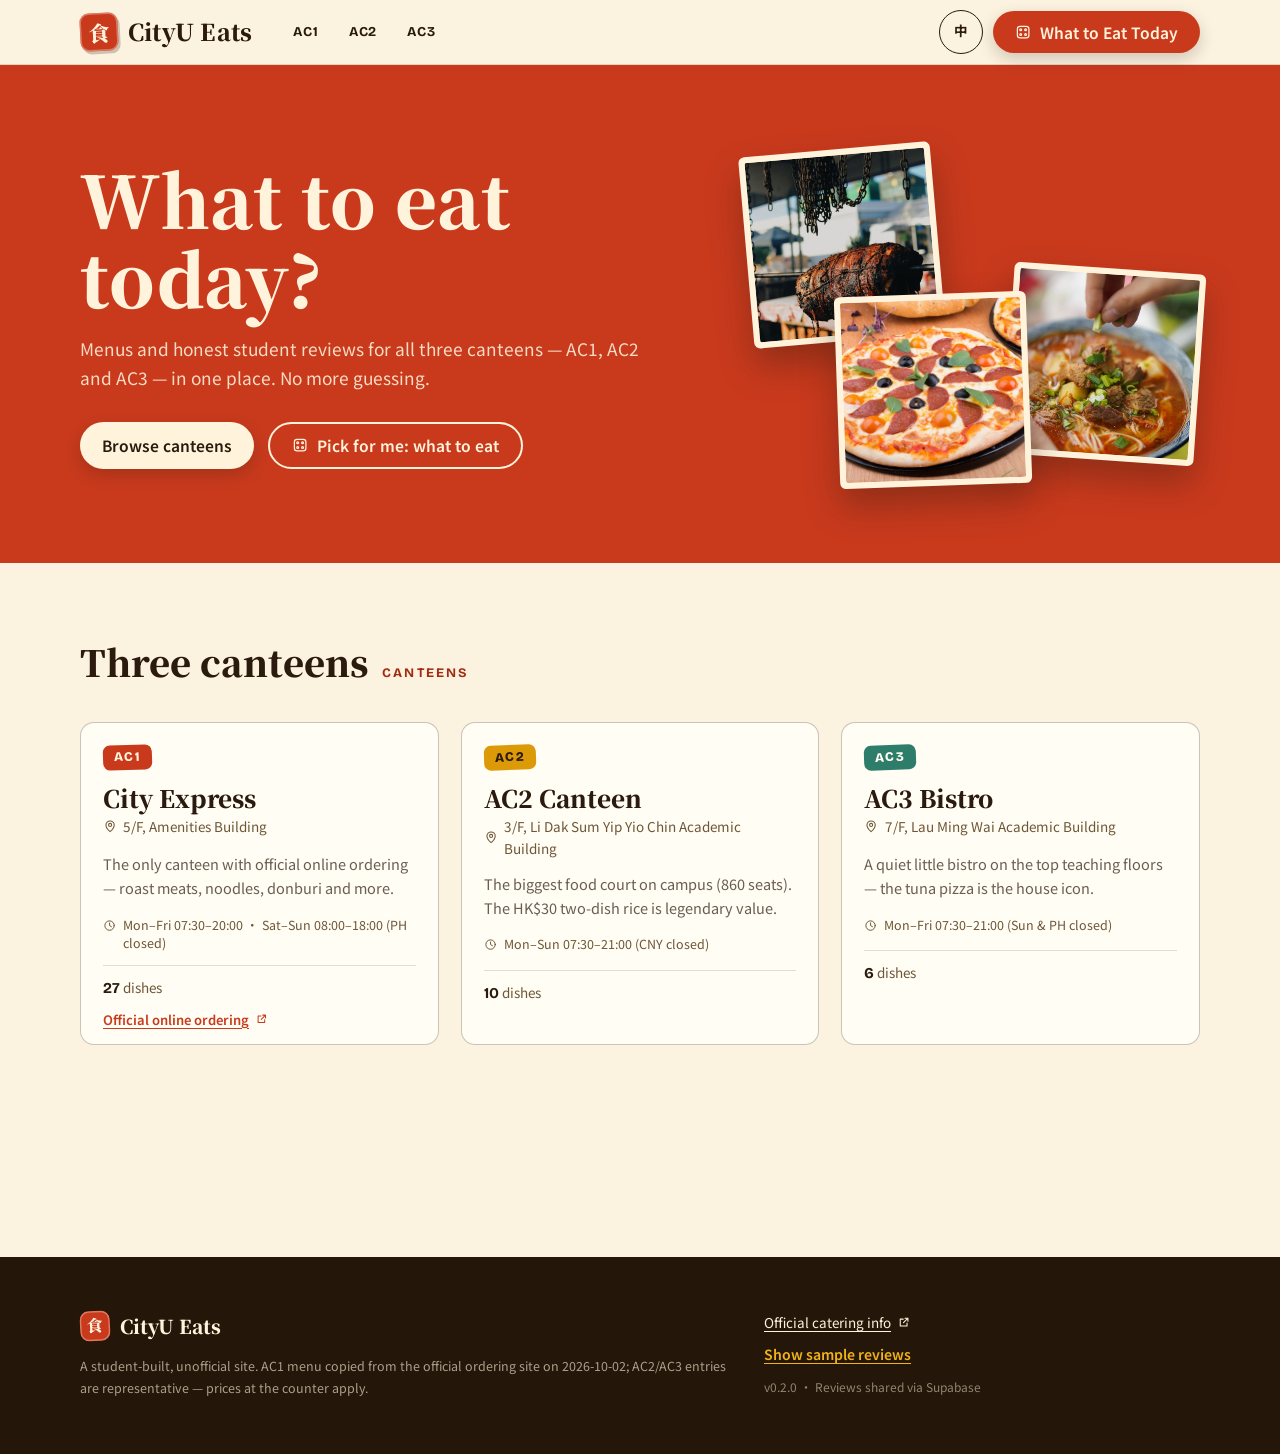
<file: app/index.html>
<!doctype html>
<html lang="zh-Hant">
<head>
  <meta charset="utf-8">
  <meta name="viewport" content="width=device-width, initial-scale=1">
  <title>城大搵食指南 CityU Eats — 三個飯堂菜單與真實評價</title>
  <meta name="description" content="CityU HK 三個飯堂（AC1 城大食坊、AC2 Canteen、AC3 Bistro）嘅菜單、評分與必食／避雷評價，一站式搵食指南。Menus and honest reviews for all three CityU canteens.">
  <link rel="icon" href="data:image/svg+xml,%3Csvg xmlns='http://www.w3.org/2000/svg' viewBox='0 0 64 64'%3E%3Crect width='64' height='64' rx='13' fill='%23C93A1D'/%3E%3Ctext x='32' y='46' font-size='38' text-anchor='middle' fill='%23FFF3DC' font-family='serif' font-weight='900'%3E%E9%A3%9F%3C/text%3E%3C/svg%3E">
  <link rel="preconnect" href="https://fonts.googleapis.com">
  <link rel="preconnect" href="https://fonts.gstatic.com" crossorigin>
  <link href="https://fonts.googleapis.com/css2?family=Bricolage+Grotesque:opsz,wght@12..96,600;12..96,700;12..96,800&family=Noto+Sans+TC:wght@400;500;700&family=Noto+Serif+TC:wght@700;900&display=swap" rel="stylesheet">
  <link rel="stylesheet" href="css/style.css">
</head>
<body>
  <a class="skip-link" href="#app">跳到內容 Skip to content</a>
  <header id="site-header" class="site-header"></header>
  <main id="app" tabindex="-1"></main>
  <div id="modal-root"></div>
  <script src="js/config.js"></script>
  <script src="js/menu-data.js"></script>
  <script src="js/i18n.js"></script>
  <script src="js/reviews.js"></script>
  <script src="js/app.js"></script>
</body>
</html>
</file>
<file: app/css/style.css>
/* ═══════════════════════════════════════════════════════════
   城大搵食指南 CityU Eats — 溫暖食誌設計系統
   奶油紙底 × 豉油墨 × 叉燒紅 × 蛋黃 × 瓷磚綠
   字體：Noto Serif TC 900（標題）· Noto Sans TC（內文）· Bricolage Grotesque（英文／數字）
   ═══════════════════════════════════════════════════════════ */

:root {
  --paper: #FBF2DF;
  --paper-2: #F5E8CC;
  --card: #FFFDF4;
  --ink: #2B1A0E;
  --ink-70: rgba(43, 26, 14, 0.7);
  --ink-55: rgba(43, 26, 14, 0.55);
  --ink-25: rgba(43, 26, 14, 0.25);
  --ink-14: rgba(43, 26, 14, 0.14);
  --muted: #6E5637;
  --red: #C93A1D;
  --red-deep: #A32B12;
  --red-tint: #F7DFD3;
  --butter: #FFF3DC;
  --yolk: #F2B21B;
  --yolk-deep: #C8880A;
  --mint: #2E7D6B;
  --mint-deep: #1F5C4D;
  --dark: #241608;
  --dark-2: #32200F;

  --font-display: 'Noto Serif TC', 'Songti TC', serif;
  --font-body: 'Noto Sans TC', 'PingFang TC', system-ui, sans-serif;
  --font-en: 'Bricolage Grotesque', 'Noto Sans TC', sans-serif;

  --shadow-soft: 0 14px 30px rgba(43, 26, 14, 0.13);
  --shadow-lift: 0 8px 18px rgba(43, 26, 14, 0.10);
  --radius: 14px;
  --header-h: 64px;

  /* 飯堂主色 */
  --ac1: #C93A1D;        --ac1-ink: #7E2410;   --ac1-tint: #F9E2D2;  --ac1-text: #FFF3DC;
  --ac2: #DD9A08;        --ac2-ink: #6F4A00;   --ac2-tint: #FBF0CE;  --ac2-text: #2B1A0E;
  --ac3: #2E7D6B;        --ac3-ink: #1E5749;   --ac3-tint: #DFEEE6;  --ac3-text: #FFFDF4;
}

* { box-sizing: border-box; }
html { scroll-behavior: smooth; }
body {
  margin: 0;
  background: var(--paper);
  color: var(--ink);
  font: 400 16px/1.65 var(--font-body);
  -webkit-font-smoothing: antialiased;
}
body.modal-open { overflow: hidden; }

::selection { background: var(--yolk); color: var(--ink); }
:focus-visible { outline: 2.5px solid var(--red); outline-offset: 2.5px; border-radius: 4px; }

img { display: block; max-width: 100%; }
h1, h2, h3, p, ul, ol, figure { margin: 0; }
ul, ol { padding: 0; list-style: none; }
button { font: inherit; color: inherit; background: none; border: none; cursor: pointer; padding: 0; }
a { color: inherit; }

.wrap { max-width: 1200px; margin-inline: auto; padding-inline: clamp(18px, 4vw, 40px); }
.section { padding-block: clamp(44px, 7vw, 76px) clamp(20px, 3vw, 32px); }

.skip-link {
  position: absolute; left: -999px; top: 8px; z-index: 100;
  background: var(--ink); color: var(--butter); padding: 10px 16px; border-radius: 8px;
}
.skip-link:focus { left: 8px; }

/* ── 圖標 ── */
.icn { width: 1.05em; height: 1.05em; fill: none; stroke: currentColor; stroke-width: 1.8; stroke-linecap: round; stroke-linejoin: round; flex: none; }
.icn-fill { fill: currentColor; stroke: none; }

/* ═══ 頁首 ═══ */
.site-header {
  position: sticky; top: 0; z-index: 50;
  background: var(--paper);
  border-bottom: 1.5px solid var(--ink-14);
}
.header-row { display: flex; align-items: center; gap: 22px; height: var(--header-h); }
.masthead { display: inline-flex; align-items: center; gap: 10px; text-decoration: none; }
.seal {
  display: inline-grid; place-items: center;
  width: 38px; height: 38px; border-radius: 9px;
  background: var(--red); color: var(--butter);
  font: 900 21px/1 var(--font-display);
  box-shadow: inset 0 0 0 1.5px rgba(255, 243, 220, 0.35), 2px 3px 0 rgba(43, 26, 14, 0.22);
  transform: rotate(-3deg);
}
.seal-sm { width: 30px; height: 30px; font-size: 16px; }
.masthead-name { font: 900 23px/1.2 var(--font-display); letter-spacing: 0.01em; }
.header-nav { display: flex; gap: 4px; margin-left: 6px; }
.header-link {
  font: 700 13.5px/1 var(--font-en); letter-spacing: 0.06em;
  padding: 12px 12px; border-radius: 999px; text-decoration: none;
  border: 1.5px solid transparent;
  transition: border-color .18s ease, background .18s ease;
}
.header-link:hover { border-color: var(--ink-25); background: var(--card); }
.header-actions { margin-left: auto; display: flex; align-items: center; gap: 10px; }
.lang-btn {
  min-width: 44px; height: 44px; border-radius: 999px;
  border: 1.7px solid var(--ink);
  font: 700 13.5px/1 var(--font-en);
  display: inline-grid; place-items: center;
  transition: background .18s ease, color .18s ease, transform .18s ease;
}
.lang-btn:hover { background: var(--ink); color: var(--paper); transform: rotate(-4deg); }

/* ═══ 按鈕 ═══ */
.btn {
  display: inline-flex; align-items: center; gap: 9px;
  padding: 12px 22px; border-radius: 999px;
  font: 600 15.5px/1.2 var(--font-body); text-decoration: none;
  transition: transform .18s cubic-bezier(.16,1,.3,1), box-shadow .18s ease, background .18s ease;
}
.btn:hover { transform: translateY(-2px); }
.btn:active { transform: translateY(0); }
.btn-red { background: var(--red); color: var(--butter); box-shadow: 0 6px 16px rgba(43, 26, 14, 0.20); }
.btn-red:hover { background: var(--red-deep); box-shadow: 0 8px 20px rgba(43, 26, 14, 0.24); }
.btn-red:disabled { opacity: .55; cursor: wait; transform: none; }
.btn-butter { background: var(--butter); color: var(--ink); box-shadow: 0 6px 16px rgba(43, 26, 14, 0.22); }
.btn-butter:hover { box-shadow: 0 8px 20px rgba(43, 26, 14, 0.26); }
.btn-ghost-butter { background: transparent; color: var(--butter); border: 2px solid var(--butter); }
.btn-ghost-butter:hover { background: rgba(255, 243, 220, 0.12); }
.linklike {
  display: inline-flex; align-items: center; gap: 6px;
  font: 600 14px/1.4 var(--font-body); color: var(--red-deep);
  text-decoration: underline; text-underline-offset: 3px;
}
.linklike:hover { color: var(--red); }

/* ═══ Hero ═══ */
.hero { background: var(--red); color: var(--butter); overflow: hidden; }
.hero-grid {
  display: grid; grid-template-columns: 1.15fr 0.85fr; gap: clamp(24px, 4vw, 56px);
  align-items: center; padding-block: clamp(48px, 7vw, 84px);
}
.hero-title {
  font: 900 clamp(42px, 5.6vw, 76px)/1.1 var(--font-display);
  letter-spacing: 0.005em;
}
.hero-sub { margin-top: 18px; font-size: clamp(15.5px, 1.35vw, 17.5px); max-width: 34em; color: rgba(255, 243, 220, 0.88); }
.hero-actions { margin-top: 30px; display: flex; flex-wrap: wrap; gap: 14px; }

.hero-photos { position: relative; min-height: 330px; }
.hero-photo {
  position: absolute; width: clamp(150px, 15vw, 210px); aspect-ratio: 1;
  border: 6px solid var(--butter); border-radius: 6px;
  box-shadow: 0 18px 34px rgba(43, 26, 14, 0.35);
  background: var(--butter);
}
.hero-photo img { width: 100%; height: 100%; object-fit: cover; border-radius: 2px; }
.hero-photo-a { top: 0; left: 0; transform: rotate(-5deg); z-index: 1; }
.hero-photo-b { top: 36%; right: 0; transform: rotate(4deg); z-index: 2; }
.hero-photo-c { bottom: -2%; left: 20%; transform: rotate(-2deg); z-index: 3; }
.hero-stamp {
  position: absolute; top: -4px; right: 2%; z-index: 4;
  font-size: 17px; transform: rotate(9deg);
  color: var(--butter); border-color: var(--butter); background: transparent;
}

/* ═══ 判定印章 ═══ */
.stamp {
  display: inline-flex; align-items: center; gap: 5px;
  padding: 4px 11px; border-radius: 8px;
  border: 2.2px solid currentColor;
  font: 700 13px/1.3 var(--font-body); letter-spacing: 0.08em;
  transform: rotate(-2.5deg);
  white-space: nowrap;
}
.stamp-sm { padding: 2.5px 8px; font-size: 11.5px; border-width: 1.8px; }
.stamp-must { color: var(--red); background: rgba(201, 58, 29, 0.07); box-shadow: inset 0 0 0 1px rgba(201, 58, 29, 0.28); }
.stamp-ok { color: var(--muted); background: rgba(110, 86, 55, 0.07); }
.stamp-avoid { color: var(--ink); background: rgba(43, 26, 14, 0.07); box-shadow: inset 0 0 0 1px rgba(43, 26, 14, 0.3); }

/* ═══ 價錢貼紙 ═══ */
.price-tag {
  position: absolute; top: 10px; right: 10px; z-index: 2;
  background: var(--yolk); color: var(--ink);
  font: 700 14px/1 var(--font-en); font-variant-numeric: tabular-nums;
  padding: 6px 11px; border-radius: 999px;
  transform: rotate(3deg);
  box-shadow: 1.5px 2.5px 0 rgba(43, 26, 14, 0.25);
}

/* ═══ 區塊標題 ═══ */
.section-head { margin-bottom: clamp(24px, 3.5vw, 38px); }
.section-title {
  font: 900 clamp(26px, 3vw, 36px)/1.25 var(--font-display);
  display: flex; align-items: baseline; gap: 14px; flex-wrap: wrap;
}
.section-en { font: 700 13px/1 var(--font-en); letter-spacing: 0.17em; color: var(--red-deep); }
.section-sub { margin-top: 8px; color: var(--muted); font-size: 15px; max-width: 44em; }

/* ═══ 飯堂卡 ═══ */
.canteen-grid { display: grid; grid-template-columns: repeat(3, 1fr); gap: clamp(14px, 2vw, 22px); }
.canteen-card {
  --cc: var(--red); --cc-text: var(--butter); --cc-tint: var(--red-tint);
  display: flex; flex-direction: column; gap: 12px;
  background: var(--card);
  border: 1.5px solid var(--ink-25);
  border-radius: var(--radius);
  padding: 22px 22px 18px;
  text-decoration: none;
  position: relative;
  transition: transform .22s cubic-bezier(.16,1,.3,1), box-shadow .22s ease, border-color .22s ease;
}
.canteen-ac1 { --cc: var(--ac1); --cc-text: var(--ac1-text); --cc-tint: var(--ac1-tint); }
.canteen-ac2 { --cc: var(--ac2); --cc-text: var(--ac2-text); --cc-tint: var(--ac2-tint); }
.canteen-ac3 { --cc: var(--ac3); --cc-text: var(--ac3-text); --cc-tint: var(--ac3-tint); }
.canteen-card:hover { transform: translateY(-4px); box-shadow: var(--shadow-soft); border-color: var(--cc); }
.canteen-card-code {
  align-self: flex-start;
  background: var(--cc); color: var(--cc-text);
  font: 800 13px/1 var(--font-en); letter-spacing: 0.1em;
  padding: 6px 11px; border-radius: 7px;
  transform: rotate(-2deg);
}
.canteen-card-name { font: 900 24px/1.3 var(--font-display); }
.canteen-card-bldg { display: inline-flex; align-items: center; gap: 6px; color: var(--muted); font-size: 13.5px; margin-top: 2px; }
.canteen-card-fact { color: var(--ink-70); font-size: 14.5px; min-height: 3.2em; }
.canteen-card-hours { display: inline-flex; gap: 7px; align-items: flex-start; color: var(--muted); font-size: 12.5px; line-height: 1.5; }
.canteen-card-hours .icn { margin-top: 3px; }
.canteen-card-stats { display: flex; align-items: center; gap: 14px; padding-top: 10px; border-top: 1.5px solid var(--ink-14); font-size: 13.5px; color: var(--muted); }
.canteen-card-stats b { color: var(--ink); font: 700 15px/1 var(--font-en); }
.canteen-card-order {
  display: inline-flex; align-items: center; gap: 6px; align-self: flex-start;
  font: 600 13px/1 var(--font-body); color: var(--cc-ink, var(--cc));
  margin-top: 2px; text-decoration: underline; text-underline-offset: 3px;
}

/* ═══ 星級 ═══ */
.stars { position: relative; display: inline-flex; line-height: 0; }
.stars-row { display: inline-flex; gap: 1.5px; color: #E3D3B4; }
.stars-fill { position: absolute; inset: 0; overflow: hidden; white-space: nowrap; }
.stars-fill .stars-row { color: var(--yolk-deep); }
.stars .icn { width: 14.5px; height: 14.5px; }
.rating-line { display: inline-flex; align-items: center; gap: 7px; font-size: 13.5px; color: var(--muted); flex-wrap: wrap; }
.rating-line .avg { font: 700 15px/1 var(--font-en); color: var(--ink); }
.rating-line.muted { font-size: 13px; }

/* ═══ 菜品卡 ═══ */
.h-scroll {
  display: grid; grid-auto-flow: column; grid-auto-columns: minmax(225px, 240px);
  gap: 18px; overflow-x: auto; padding: 6px 4px 22px;
  scroll-snap-type: x proximity;
}
.h-scroll::-webkit-scrollbar { height: 10px; }
.h-scroll::-webkit-scrollbar-thumb { background: var(--ink-25); border-radius: 999px; border: 2.5px solid var(--paper); }
.h-scroll .dish-card { scroll-snap-align: start; height: 100%; }

.dish-grid { display: grid; grid-template-columns: repeat(3, 1fr); gap: clamp(14px, 2vw, 20px); }
.dish-card {
  display: flex; flex-direction: column; text-align: left;
  background: var(--card);
  border: 1.5px solid var(--ink-25);
  border-radius: var(--radius);
  overflow: hidden;
  transition: transform .22s cubic-bezier(.16,1,.3,1), box-shadow .22s ease, border-color .22s ease;
}
.dish-card:hover { transform: translateY(-4px) rotate(-0.4deg); box-shadow: var(--shadow-soft); border-color: var(--ink-55); }
.dish-card-media { position: relative; display: block; flex: none; min-height: 0; aspect-ratio: 4 / 3; background: var(--paper-2); overflow: hidden; }
.dish-card-img, .dish-ph { width: 100%; height: 100%; object-fit: cover; }
.dish-ph { display: flex; flex-direction: column; align-items: center; justify-content: center; gap: 6px; }
.dish-ph-glyph { font: 900 46px/1 var(--font-display); opacity: 0.85; }
.dish-ph-cat { font: 700 11px/1 var(--font-en); letter-spacing: 0.12em; text-transform: uppercase; opacity: 0.7; }
.dish-ph-rice     { background: #F5E3C3; color: #8A5A16; }
.dish-ph-noodle   { background: #F0DFCC; color: #92491F; }
.dish-ph-japanese { background: #DFEDE4; color: #2E6B4F; }
.dish-ph-asian    { background: #EEF0D8; color: #6B7223; }
.dish-ph-western  { background: #F6E3DA; color: #A44A2E; }
.dish-ph-snack    { background: #FAEBD2; color: #9A6A1F; }
.dish-ph-drinks   { background: #EFE7F2; color: #6F5580; }
.sig-flag {
  position: absolute; top: 10px; left: 10px; z-index: 2;
  background: var(--red); color: var(--butter);
  font: 700 11px/1 var(--font-body); letter-spacing: 0.1em;
  padding: 5px 9px; border-radius: 6px; transform: rotate(-3deg);
}
.dish-card-body { display: flex; flex-direction: column; gap: 4px; padding: 13px 15px 15px; }
.dish-card-name { font: 700 15.5px/1.4 var(--font-body); }
.dish-card-en { font: 500 12px/1.4 var(--font-en); color: var(--muted); }
.dish-card-body .stamp { align-self: flex-start; margin-top: 5px; }

/* ═══ 避雷榜 ═══ */
.avoid-band { background: var(--dark); color: var(--butter); margin-top: clamp(36px, 5vw, 64px); padding-block: clamp(44px, 6vw, 72px) clamp(48px, 6vw, 72px); }
.avoid-band .section-title { color: var(--butter); }
.avoid-band .section-en { color: #FF7A50; }
.avoid-band .section-sub { color: rgba(255, 243, 220, 0.68); }
.avoid-list { counter-reset: avoid; display: flex; flex-direction: column; }
.avoid-row {
  display: flex; align-items: center; gap: clamp(14px, 2.5vw, 28px);
  padding: 17px 6px;
  border-bottom: 1px solid rgba(255, 243, 220, 0.16);
}
.avoid-row:first-child { border-top: 1px solid rgba(255, 243, 220, 0.16); }
.avoid-rank {
  font: 800 clamp(26px, 3vw, 36px)/1 var(--font-en);
  color: #FF6B3D; min-width: 1.4em; font-variant-numeric: tabular-nums;
}
.avoid-dish { flex: 1; text-align: left; display: flex; flex-direction: column; gap: 3px; min-width: 0; }
.avoid-dish:hover .avoid-dish-name { text-decoration: underline; text-underline-offset: 4px; text-decoration-color: #FF6B3D; }
.avoid-dish-name { font: 700 17px/1.4 var(--font-body); color: var(--butter); }
.avoid-dish-en { font: 500 12px/1.4 var(--font-en); color: rgba(255, 243, 220, 0.55); margin-left: 10px; }
.avoid-dish-meta { font-size: 12.5px; color: rgba(255, 243, 220, 0.55); font-variant-numeric: tabular-nums; }
.avoid-votes { display: inline-flex; align-items: baseline; gap: 6px; white-space: nowrap; color: var(--yolk); }
.avoid-votes .icn { width: 17px; height: 17px; align-self: center; }
.avoid-votes b { font: 800 22px/1 var(--font-en); font-variant-numeric: tabular-nums; }
.avoid-votes i { font-style: normal; font-size: 12.5px; color: rgba(255, 243, 220, 0.6); }

/* ═══ 評論牆 ═══ */
.review-wall { display: grid; grid-template-columns: repeat(3, 1fr); gap: clamp(14px, 2vw, 20px); }
.quote-card {
  position: relative; text-align: left;
  background: var(--card);
  border: 1.5px solid var(--ink-25);
  border-radius: var(--radius);
  padding: 20px 20px 16px;
  display: flex; flex-direction: column; gap: 10px;
  transition: transform .22s cubic-bezier(.16,1,.3,1), box-shadow .22s ease;
}
.quote-card:hover { transform: translateY(-3px); box-shadow: var(--shadow-lift); }
.quote-mark { position: absolute; top: 6px; right: 16px; font: 900 44px/1 var(--font-display); color: var(--red-tint); }
.quote-text { font-size: 14.5px; line-height: 1.75; display: -webkit-box; -webkit-line-clamp: 3; -webkit-box-orient: vertical; overflow: hidden; }
.quote-meta { display: flex; align-items: center; gap: 9px; flex-wrap: wrap; font-size: 12.5px; color: var(--muted); margin-top: auto; padding-top: 8px; border-top: 1.5px solid var(--ink-14); }
.quote-stars .icn { width: 12.5px; height: 12.5px; }
.quote-dish { font-weight: 700; color: var(--red-deep); }
.quote-canteen { font: 700 11px/1 var(--font-en); letter-spacing: 0.08em; border: 1.3px solid var(--ink-25); padding: 3px 6px; border-radius: 5px; }
.quote-nick { margin-left: auto; }
.sample-flag {
  font: 600 11px/1.4 var(--font-body);
  color: var(--muted);
  border: 1.3px dashed var(--ink-25);
  border-radius: 5px; padding: 2px 7px;
}

/* ═══ 飯堂頁 ═══ */
.canteen-band { border-bottom: 1.5px solid var(--ink-14); }
.canteen-band-ac1 { background: linear-gradient(0deg, var(--ac1-tint), var(--ac1-tint)); }
.canteen-band-ac2 { background: linear-gradient(0deg, var(--ac2-tint), var(--ac2-tint)); }
.canteen-band-ac3 { background: linear-gradient(0deg, var(--ac3-tint), var(--ac3-tint)); }
.canteen-band .wrap { padding-block: clamp(30px, 4.5vw, 52px); }
.crumb { display: inline-flex; align-items: center; gap: 6px; font: 600 13.5px/1 var(--font-body); color: var(--muted); text-decoration: none; margin-bottom: 20px; }
.crumb:hover { color: var(--ink); }
.canteen-band-grid { display: grid; grid-template-columns: 1.15fr 0.85fr; gap: clamp(20px, 4vw, 52px); align-items: center; }
.canteen-code {
  display: inline-block; background: var(--ink); color: var(--butter);
  font: 800 13px/1 var(--font-en); letter-spacing: 0.1em;
  padding: 6px 11px; border-radius: 7px; transform: rotate(-2deg);
  margin-bottom: 14px;
}
.canteen-band-ac1 .canteen-code { background: var(--ac1); }
.canteen-band-ac2 .canteen-code { background: var(--ac2); color: var(--ac2-text); }
.canteen-band-ac3 .canteen-code { background: var(--ac3); }
.canteen-name { font: 900 clamp(32px, 4vw, 46px)/1.2 var(--font-display); }
.canteen-bldg { display: flex; align-items: center; gap: 7px; margin-top: 10px; color: var(--ink-70); font-size: 15px; }
.canteen-hours { display: flex; align-items: flex-start; gap: 7px; margin-top: 6px; color: var(--muted); font-size: 13.5px; }
.canteen-hours .icn, .canteen-bldg .icn { margin-top: 4px; flex: none; }
.order-link {
  display: inline-flex; align-items: center; gap: 7px; margin-top: 16px;
  font: 600 14px/1 var(--font-body); color: var(--red-deep);
  text-decoration: underline; text-underline-offset: 3px;
}
.canteen-band-photo {
  aspect-ratio: 4 / 3; border-radius: var(--radius); overflow: hidden;
  border: 1.5px solid var(--ink-25);
  box-shadow: var(--shadow-lift);
}
.canteen-band-photo img { width: 100%; height: 100%; object-fit: cover; }
.canteen-band-photo-ph {
  display: grid; place-items: center;
  background: var(--paper-2);
  font: 900 64px/1 var(--font-display);
  color: var(--ink-25);
}

/* ═══ 篩選列 ═══ */
.filter-bar {
  position: sticky; top: var(--header-h); z-index: 40;
  background: var(--paper);
  border-bottom: 1.5px solid var(--ink-14);
  padding-block: 12px;
}
.filter-bar-row { display: flex; align-items: center; gap: 16px; }
.chips { display: flex; gap: 8px; overflow-x: auto; padding: 4px 2px; scrollbar-width: none; flex: 1; }
.chips::-webkit-scrollbar { display: none; }
.chip {
  display: inline-flex; align-items: center; gap: 6px;
  border: 1.5px solid var(--ink-25); border-radius: 999px;
  min-height: 44px; padding: 10px 16px;
  font: 600 13.5px/1.2 var(--font-body);
  white-space: nowrap;
  transition: background .16s ease, color .16s ease, border-color .16s ease, transform .16s ease;
}
.chip i { font: 600 11.5px/1 var(--font-en); font-style: normal; color: var(--muted); }
.chip:hover { border-color: var(--ink); transform: translateY(-1px); }
.chip-on { background: var(--ink); border-color: var(--ink); color: var(--paper); }
.chip-on i { color: var(--yolk); }
.sort-box { display: inline-flex; align-items: center; gap: 8px; font-size: 13px; color: var(--muted); flex: none; }
.sort-box select {
  font: 600 13.5px/1.2 var(--font-body); color: var(--ink);
  background: var(--card); border: 1.5px solid var(--ink-25); border-radius: 999px;
  padding: 8px 12px; cursor: pointer;
}

/* ═══ 分類組 ═══ */
.cat-group { margin-bottom: clamp(30px, 4vw, 44px); }
.cat-head {
  font: 900 22px/1.3 var(--font-display);
  display: flex; align-items: baseline; gap: 12px;
  margin-bottom: 16px;
}
.cat-head-en { font: 700 12px/1 var(--font-en); letter-spacing: 0.16em; color: var(--red-deep); }
.cat-head i { font: 600 13px/1 var(--font-en); font-style: normal; color: var(--muted); }
.empty-note { color: var(--muted); padding: 30px 0 60px; }

/* ═══ 頁尾 ═══ */
.footer { background: var(--dark); color: var(--butter); margin-top: clamp(40px, 6vw, 72px); }
.footer-grid {
  display: grid; grid-template-columns: 1.2fr 0.8fr; gap: 30px;
  padding-block: clamp(34px, 5vw, 54px);
}
.footer-brand { display: flex; align-items: center; gap: 10px; font: 900 19px/1.2 var(--font-display); }
.footer-note { margin-top: 14px; font-size: 12.5px; line-height: 1.8; color: rgba(255, 243, 220, 0.62); max-width: 52em; }
.footer-links { display: flex; flex-direction: column; align-items: flex-start; gap: 12px; font-size: 13.5px; }
.footer-links a { color: var(--butter); text-decoration: underline; text-underline-offset: 3px; display: inline-flex; align-items: center; gap: 6px; }
.footer-links .linklike { color: var(--yolk); background: none; }
.footer-storage { font-size: 12px; color: rgba(255, 243, 220, 0.5); }

/* ═══ Modal ═══ */
.overlay { position: fixed; inset: 0; background: rgba(30, 17, 6, 0.58); z-index: 90; }
.modal {
  position: fixed; z-index: 95;
  left: 50%; top: 50%; transform: translate(-50%, -50%);
  width: min(880px, calc(100vw - 28px));
  max-height: min(88vh, 940px); overflow-y: auto;
  background: var(--card);
  border: 1.5px solid var(--ink-25);
  border-radius: 18px;
  padding: clamp(20px, 3.5vw, 32px);
  overscroll-behavior: contain;
}
.modal-close {
  position: sticky; top: 0; float: right;
  width: 44px; height: 44px; border-radius: 999px;
  display: grid; place-items: center;
  background: var(--paper-2); border: 1.5px solid var(--ink-25);
  z-index: 5;
  transition: transform .18s ease, background .18s ease;
}
.modal-close:hover { transform: rotate(90deg); background: var(--red-tint); }
.modal-close .icn { width: 18px; height: 18px; }

.dish-modal-grid { display: grid; grid-template-columns: minmax(230px, 330px) 1fr; gap: clamp(18px, 3vw, 30px); }
.dish-modal-photo { position: relative; align-self: start; aspect-ratio: 1; border-radius: var(--radius); overflow: hidden; border: 1.5px solid var(--ink-25); }
.dish-modal-img { width: 100%; height: 100%; object-fit: cover; }
.dish-modal-photo .dish-ph { border-radius: 0; }
.dish-modal-photo .dish-ph-glyph { font-size: 84px; }
.dish-modal-canteen {
  display: inline-block; font: 700 12px/1 var(--font-body); letter-spacing: 0.04em;
  padding: 5px 10px; border-radius: 6px; margin-bottom: 12px;
}
.dish-modal-name { font: 900 27px/1.3 var(--font-display); }
.dish-modal-en { font: 500 14px/1.5 var(--font-en); color: var(--muted); margin-top: 4px; }
.dish-modal-desc { margin-top: 12px; font-size: 14.5px; color: var(--ink-70); }
.dish-modal-tags { display: flex; gap: 8px; flex-wrap: wrap; margin-top: 12px; }
.tag-chip {
  font: 600 12px/1.4 var(--font-body);
  color: var(--muted);
  border: 1.3px solid var(--ink-25);
  border-radius: 6px; padding: 3px 9px;
  transform: rotate(-1deg);
}
.tag-chip:nth-child(even) { transform: rotate(1deg); }
.tag-signature { color: var(--red-deep); border-color: rgba(201, 58, 29, 0.55); }
.tag-spicy { color: #9E2B12; border-color: rgba(158, 43, 18, 0.45); }
.tag-value { color: var(--yolk-deep); border-color: rgba(200, 136, 10, 0.55); }
.tag-sweet { color: var(--mint-deep); border-color: rgba(46, 125, 107, 0.5); }
.dish-modal-rating { display: flex; align-items: center; gap: 12px; margin-top: 16px; }
.dish-modal-rating .avg { font: 800 34px/1 var(--font-en); }
.dish-modal-rating .count { font-size: 13px; color: var(--muted); margin-left: 8px; }
.dist { margin-top: 14px; display: flex; flex-direction: column; gap: 5px; max-width: 340px; }
.dist-row { display: grid; grid-template-columns: 44px 1fr 26px; align-items: center; gap: 10px; font-size: 12px; color: var(--muted); }
.dist-star i { font-style: normal; font-size: 10.5px; margin-left: 2px; }
.dist-bar { height: 8px; background: var(--paper-2); border-radius: 999px; overflow: hidden; }
.dist-bar span { display: block; height: 100%; background: var(--yolk); border-radius: 999px; }
.dist-n { font-variant-numeric: tabular-nums; text-align: right; }

.block-head { font: 900 19px/1.3 var(--font-display); }
.dish-modal-reviews { margin-top: clamp(24px, 3vw, 34px); padding-top: clamp(18px, 2.5vw, 24px); border-top: 1.5px solid var(--ink-14); }
.review-list { margin-top: 14px; display: flex; flex-direction: column; }
.review-item { padding: 15px 2px; border-bottom: 1px solid var(--ink-14); }
.review-item:last-child { border-bottom: none; }
.review-head { display: flex; align-items: center; gap: 10px; }
.review-nick { font-weight: 700; font-size: 14px; display: inline-flex; align-items: center; gap: 8px; }
.review-nick i { font-style: normal; }
.review-date { margin-left: auto; font-size: 12px; color: var(--muted); }
.review-stars { display: flex; align-items: center; gap: 10px; margin-top: 7px; }
.review-text { margin-top: 8px; font-size: 14.5px; line-height: 1.75; color: var(--ink-70); white-space: pre-wrap; }
.review-empty { color: var(--muted); font-size: 14px; }

/* ═══ 評論表單 ═══ */
.review-form {
  margin-top: clamp(22px, 3vw, 30px);
  background: var(--paper);
  border: 1.5px solid var(--ink-25);
  border-radius: var(--radius);
  padding: clamp(18px, 3vw, 26px);
  display: flex; flex-direction: column; gap: 16px;
}
.form-sub { font-size: 13.5px; color: var(--muted); margin-top: -8px; }
.form-thanks {
  background: var(--ac3-tint); color: var(--mint-deep);
  border: 1.5px solid var(--mint);
  font-size: 13.5px; font-weight: 600;
  padding: 10px 14px; border-radius: 10px;
}
fieldset { border: none; padding: 0; margin: 0; }
legend { font: 700 13.5px/1 var(--font-body); margin-bottom: 9px; padding: 0; color: var(--ink); }
.star-input { display: flex; gap: 4px; }
.star-btn { padding: 7px; color: #E3D3B4; transition: color .15s ease, transform .15s ease; }
.star-btn:hover { transform: scale(1.15); }
.star-btn.on { color: var(--yolk-deep); }
.star-btn .icn { width: 30px; height: 30px; }
.verdict-input { display: flex; gap: 12px; flex-wrap: wrap; }
.verdict-opt {
  border: 2.2px solid var(--ink-25); border-radius: 8px;
  min-height: 44px; padding: 10px 18px;
  font: 700 13.5px/1.2 var(--font-body); letter-spacing: 0.06em;
  transform: rotate(-1.5deg);
  transition: all .16s ease;
}
.verdict-opt:nth-child(2) { transform: rotate(1deg); }
.verdict-opt:nth-child(3) { transform: rotate(-0.5deg); }
.verdict-opt:hover { border-color: var(--ink); }
.verdict-opt-must.on { color: var(--red); border-color: var(--red); background: rgba(201, 58, 29, 0.08); box-shadow: inset 0 0 0 1px rgba(201, 58, 29, 0.3); }
.verdict-opt-ok.on { color: var(--muted); border-color: var(--muted); background: rgba(110, 86, 55, 0.08); }
.verdict-opt-avoid.on { color: var(--ink); border-color: var(--ink); background: rgba(43, 26, 14, 0.08); box-shadow: inset 0 0 0 1px rgba(43, 26, 14, 0.35); }
.nick-field, .text-field { display: flex; flex-direction: column; gap: 8px; }
.nick-field span, .text-field span { font: 700 13.5px/1 var(--font-body); }
input[type="text"], textarea {
  font: 400 14.5px/1.6 var(--font-body);
  color: var(--ink); background: var(--card);
  border: 1.5px solid var(--ink-25); border-radius: 10px;
  padding: 11px 13px;
  transition: border-color .16s ease;
  resize: vertical;
}
input[type="text"]::placeholder, textarea::placeholder { color: var(--ink-70); }
input[type="text"]:focus, textarea:focus { outline: none; border-color: var(--red); box-shadow: 0 0 0 3px rgba(201, 58, 29, 0.14); }
.form-error { color: var(--red-deep); font-size: 13.5px; font-weight: 600; }
.review-form .btn-red { align-self: flex-start; }

/* ═══ 今日食咩 ═══ */
.random-modal { width: min(560px, calc(100vw - 28px)); text-align: center; padding-bottom: clamp(24px, 4vw, 36px); }
.random-title { font: 900 clamp(30px, 4vw, 40px)/1.2 var(--font-display); }
.random-sub { margin-top: 10px; color: var(--muted); font-size: 14.5px; }
.random-scopes { display: flex; justify-content: center; gap: 8px; margin-top: 18px; flex-wrap: wrap; }
.random-stage {
  position: relative;
  margin-top: 22px;
  background: var(--paper);
  border: 2.2px dashed var(--ink-25);
  border-radius: var(--radius);
  min-height: 150px;
  display: grid; place-items: center;
  padding: 26px 20px;
  overflow: hidden;
}
.random-flip {
  font: 900 clamp(24px, 3vw, 34px)/1.3 var(--font-display);
  transition: opacity .06s linear;
}
.random-stage.rolling .random-flip { opacity: 0.92; filter: blur(0.6px); }
.random-stage.landed { border-style: solid; border-color: var(--red); animation: stage-pop .3s cubic-bezier(.16,1,.3,1); }
@keyframes stage-pop { 0% { transform: scale(0.985); } 100% { transform: scale(1); } }
.random-stamp-slot { position: absolute; top: 10px; right: 14px; }
.stamp-slam { animation: slam .42s cubic-bezier(.16,1,.3,1) both; }
@keyframes slam {
  0% { transform: scale(2.8) rotate(-18deg); opacity: 0; }
  62% { transform: scale(0.92) rotate(-6deg); opacity: 1; }
  100% { transform: scale(1) rotate(-8deg); opacity: 1; }
}
.btn-random { margin-top: 24px; font-size: 17px; padding: 15px 34px; }
.random-result-actions { margin-top: 18px; min-height: 22px; }

/* ═══ reveal ═══ */
/* 內容預設可見；只在不支援動效的環境以外、由 JS 於繪製前加上 .reveal-armed 才隱藏待揭示 */
.reveal-armed { opacity: 0; transform: translateY(16px); transition: opacity .55s ease, transform .55s cubic-bezier(.16, 1, .3, 1); }
.reveal-armed.in { opacity: 1; transform: none; }
.reveal-armed.section-head { transform: none; }
.h-scroll .reveal-armed:nth-child(2), .dish-grid .reveal-armed:nth-child(2), .review-wall .reveal-armed:nth-child(2) { transition-delay: .06s; }
.h-scroll .reveal-armed:nth-child(3), .dish-grid .reveal-armed:nth-child(3), .review-wall .reveal-armed:nth-child(3) { transition-delay: .12s; }
.h-scroll .reveal-armed:nth-child(4), .dish-grid .reveal-armed:nth-child(4), .review-wall .reveal-armed:nth-child(4) { transition-delay: .18s; }
.h-scroll .reveal-armed:nth-child(n+5), .dish-grid .reveal-armed:nth-child(n+5), .review-wall .reveal-armed:nth-child(n+5) { transition-delay: .24s; }
@media (prefers-reduced-motion: reduce) {
  .reveal-armed { opacity: 1; transform: none; transition: none; }
  .btn:hover, .dish-card:hover, .quote-card:hover, .canteen-card:hover { transform: none; }
  .stamp-slam, .stage-pop, .random-stage.landed { animation: none; }
  html { scroll-behavior: auto; }
}

/* ═══ 響應式 ═══ */
@media (max-width: 1020px) {
  .dish-grid { grid-template-columns: repeat(2, 1fr); }
  .review-wall { grid-template-columns: repeat(2, 1fr); }
  .canteen-grid { grid-template-columns: 1fr; }
  .canteen-card-fact { min-height: 0; }
}
@media (max-width: 760px) {
  .hero-grid { grid-template-columns: 1fr; }
  .hero-photos { min-height: 0; height: 190px; margin-top: 6px; }
  .hero-photo { width: 150px; }
  .hero-photo-a { top: 0; left: 0; }
  .hero-photo-b { top: 24px; right: 4%; }
  .hero-photo-c { display: none; }
  .hero-stamp { right: 0; top: -12px; }
  .canteen-band-grid { grid-template-columns: 1fr; }
  .canteen-band-photo { max-width: 420px; }
  .dish-modal-grid { grid-template-columns: 1fr; }
  .dish-modal-photo { max-width: 380px; }
  .footer-grid { grid-template-columns: 1fr; }
  .header-nav { display: none; }
  .btn-random-header span { display: none; }
  .btn-random-header { padding: 12px 14px; }
  .filter-bar-row { flex-wrap: wrap; }
  .sort-box { margin-left: auto; }
}
@media (max-width: 480px) {
  .dish-grid { grid-template-columns: 1fr 1fr; gap: 10px; }
  .review-wall { grid-template-columns: 1fr; }
  .dish-card-body { padding: 11px 12px 13px; }
  .dish-card-name { font-size: 14px; }
  .avoid-rank { font-size: 24px; min-width: 1.1em; }
  .avoid-dish-name { font-size: 15px; }
  .avoid-dish-en { display: none; }
  .avoid-votes b { font-size: 18px; }
  .avoid-votes i { font-size: 11px; }
  .hero-actions .btn { padding: 11px 16px; font-size: 14px; }
}

/* ═══ 瀏覽器表面 ═══ */
html { scrollbar-color: rgba(43, 26, 14, 0.32) var(--paper-2); }
body::-webkit-scrollbar { width: 12px; }
body::-webkit-scrollbar-track { background: var(--paper-2); }
body::-webkit-scrollbar-thumb { background: rgba(43, 26, 14, 0.32); border-radius: 999px; border: 3px solid var(--paper-2); }
input[type="text"], textarea { caret-color: var(--red); }
</file>
